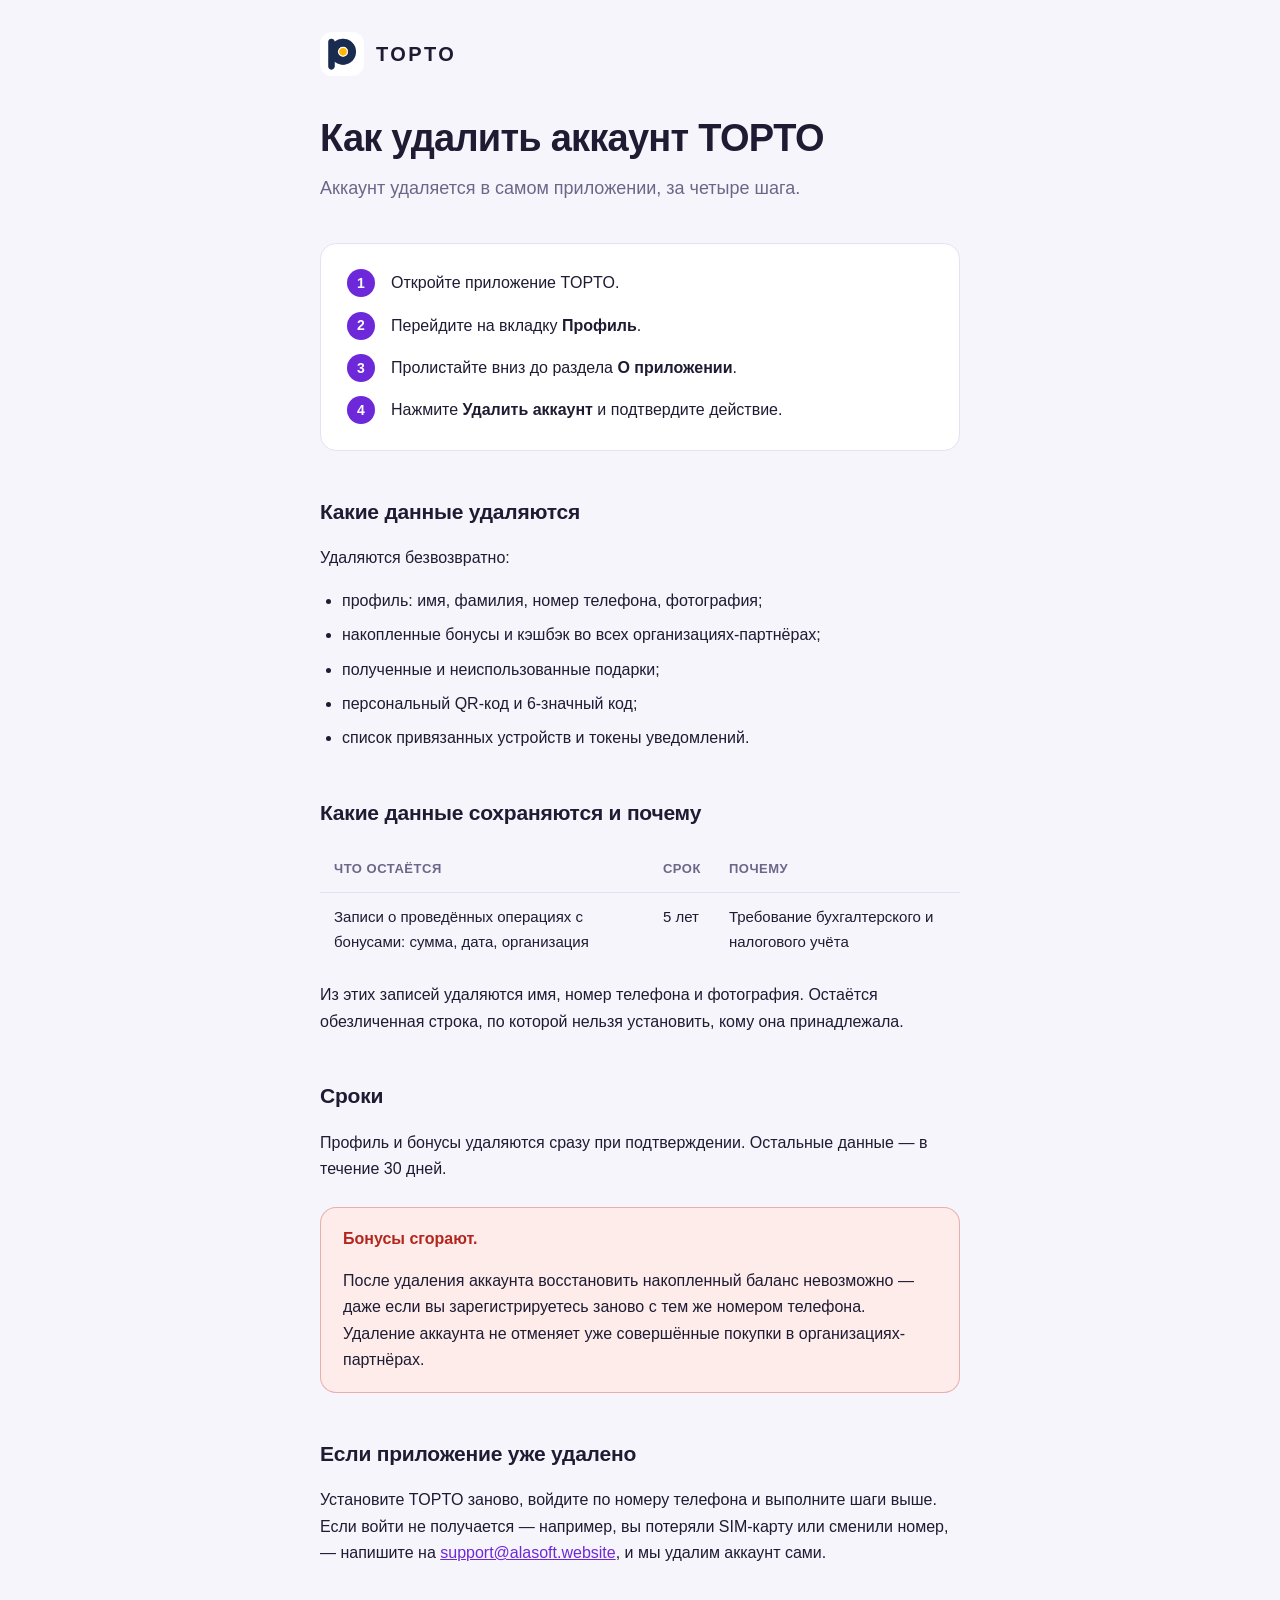
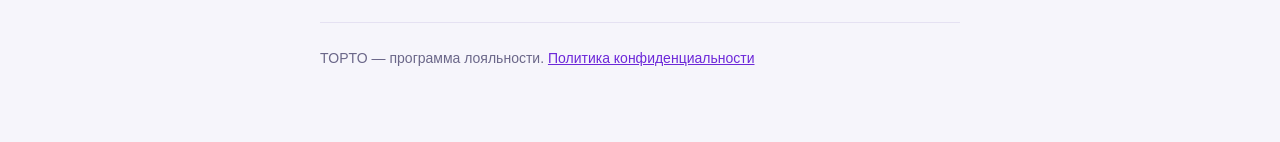
<file: account-delete.html>
<!DOCTYPE html>
<html lang="ru">
<head>
<meta charset="utf-8">
<meta name="viewport" content="width=device-width, initial-scale=1">
<title>Удаление аккаунта — TOPTO</title>
<meta name="description" content="Как удалить аккаунт TOPTO в приложении. Какие данные удаляются, какие сохраняются и в какой срок.">
<!-- Страницу читает ревьюер Google Play. Она обязана открываться без входа
     в аккаунт и отдавать 200 — иначе сборку отклонят. -->
<meta name="robots" content="index, follow">
<style>
  :root {
    --brand:      #6D28D9;
    --bg:         #F6F5FB;
    --surface:    #FFFFFF;
    --border:     #E5E1F2;
    --text:       #1E1B33;
    --text-2:     #6B6789;
    --danger:     #B3261E;
    --danger-bg:  #FDECEA;
    --radius:     16px;
  }
  @media (prefers-color-scheme: dark) {
    :root {
      --brand: #B79BFF;
      --bg: #131024; --surface: #1C1833; --border: #332C52;
      --text: #F2F0FA; --text-2: #A9A4C4;
      --danger: #FFB4AB; --danger-bg: #2B1614;
    }
  }
  * { box-sizing: border-box; }
  body {
    margin: 0;
    background: var(--bg);
    color: var(--text);
    font: 16px/1.65 -apple-system, BlinkMacSystemFont, "Segoe UI", Roboto, Helvetica, Arial, sans-serif;
    -webkit-font-smoothing: antialiased;
  }
  .wrap { max-width: 680px; margin: 0 auto; padding: 32px 20px 72px; }

  header { display: flex; align-items: center; gap: 12px; margin-bottom: 40px; }
  /* Знак тёмно-синий, и на тёмном фоне он тонет. Белая подложка —
     то же фирменное поле, что и у иконки приложения. */
  header img {
    width: 44px; height: 44px; display: block;
    background: #fff; border-radius: 12px; padding: 4px;
  }
  header .name { font-size: 20px; font-weight: 700; letter-spacing: 0.12em; }

  h1 { font-size: clamp(28px, 6vw, 38px); line-height: 1.2; margin: 0 0 12px; letter-spacing: -0.02em; }
  .lede { font-size: 18px; color: var(--text-2); margin: 0 0 40px; }

  h2 { font-size: 21px; margin: 44px 0 16px; letter-spacing: -0.01em; }
  p { margin: 0 0 16px; }

  .card {
    background: var(--surface);
    border: 1px solid var(--border);
    border-radius: var(--radius);
    padding: 26px;
    margin: 0 0 20px;
  }
  .card h2 { margin-top: 0; }

  ol.steps { margin: 0; padding: 0; list-style: none; counter-reset: step; }
  ol.steps li {
    counter-increment: step;
    position: relative; padding-left: 44px; margin-bottom: 16px;
  }
  ol.steps li:last-child { margin-bottom: 0; }
  ol.steps li::before {
    content: counter(step);
    position: absolute; left: 0; top: -1px;
    width: 28px; height: 28px; border-radius: 50%;
    background: var(--brand); color: #fff;
    font-size: 14px; font-weight: 700;
    display: flex; align-items: center; justify-content: center;
  }
  @media (prefers-color-scheme: dark) {
    ol.steps li::before { color: #1E1B33; }
  }

  ul { margin: 0 0 16px; padding-left: 22px; }
  li { margin-bottom: 8px; }

  .warn {
    background: var(--danger-bg);
    border: 1px solid rgba(179, 38, 30, 0.3);
    border-radius: var(--radius);
    padding: 18px 22px; margin: 24px 0;
  }
  @media (prefers-color-scheme: dark) {
    .warn { border-color: rgba(255, 180, 171, 0.3); }
  }
  .warn strong { color: var(--danger); }
  .warn p:last-child { margin-bottom: 0; }

  table { width: 100%; border-collapse: collapse; margin: 0 0 16px; font-size: 15px; }
  th, td { text-align: left; padding: 12px 14px; border-bottom: 1px solid var(--border); vertical-align: top; }
  th { font-weight: 600; color: var(--text-2); font-size: 13px; text-transform: uppercase; letter-spacing: 0.04em; }
  tr:last-child td { border-bottom: none; }
  .scroll { overflow-x: auto; }

  a { color: var(--brand); }
  footer {
    margin-top: 56px; padding-top: 24px;
    border-top: 1px solid var(--border);
    color: var(--text-2); font-size: 14px;
  }
</style>
</head>
<body>
<div class="wrap">

  <header>
    <img alt="TOPTO" src="[data-uri]">
    <span class="name">TOPTO</span>
  </header>

  <h1>Как удалить аккаунт TOPTO</h1>
  <p class="lede">
    Аккаунт удаляется в самом приложении, за четыре шага.
  </p>

  <div class="card">
    <ol class="steps">
      <li>Откройте приложение TOPTO.</li>
      <li>Перейдите на вкладку <strong>Профиль</strong>.</li>
      <li>Пролистайте вниз до раздела <strong>О приложении</strong>.</li>
      <li>Нажмите <strong>Удалить аккаунт</strong> и подтвердите действие.</li>
    </ol>
  </div>

  <h2>Какие данные удаляются</h2>
  <p>Удаляются безвозвратно:</p>
  <ul>
    <li>профиль: имя, фамилия, номер телефона, фотография;</li>
    <li>накопленные бонусы и кэшбэк во всех организациях-партнёрах;</li>
    <li>полученные и неиспользованные подарки;</li>
    <li>персональный QR-код и 6-значный код;</li>
    <li>список привязанных устройств и токены уведомлений.</li>
  </ul>

  <h2>Какие данные сохраняются и почему</h2>
  <div class="scroll">
    <table>
      <tr>
        <th>Что остаётся</th>
        <th>Срок</th>
        <th>Почему</th>
      </tr>
      <tr>
        <td>Записи о проведённых операциях с бонусами: сумма, дата, организация</td>
        <td>5 лет</td>
        <td>Требование бухгалтерского и налогового учёта</td>
      </tr>
    </table>
  </div>
  <p>
    Из этих записей удаляются имя, номер телефона и фотография. Остаётся
    обезличенная строка, по которой нельзя установить, кому она принадлежала.
  </p>

  <h2>Сроки</h2>
  <p>
    Профиль и бонусы удаляются сразу при подтверждении. Остальные данные —
    в течение 30 дней.
  </p>

  <div class="warn">
    <p><strong>Бонусы сгорают.</strong></p>
    <p>
      После удаления аккаунта восстановить накопленный баланс невозможно —
      даже если вы зарегистрируетесь заново с тем же номером телефона.
      Удаление аккаунта не отменяет уже совершённые покупки
      в организациях-партнёрах.
    </p>
  </div>

  <h2>Если приложение уже удалено</h2>
  <p>
    Установите TOPTO заново, войдите по номеру телефона и выполните шаги выше.
    Если войти не получается — например, вы потеряли SIM-карту или сменили
    номер, — напишите на
    <a href="mailto:support@alasoft.website">support@alasoft.website</a>,
    и мы удалим аккаунт сами.
  </p>

  <footer>
    TOPTO — программа лояльности.
    <a href="/privacy">Политика конфиденциальности</a>
  </footer>

</div>
</body>
</html>
</file>
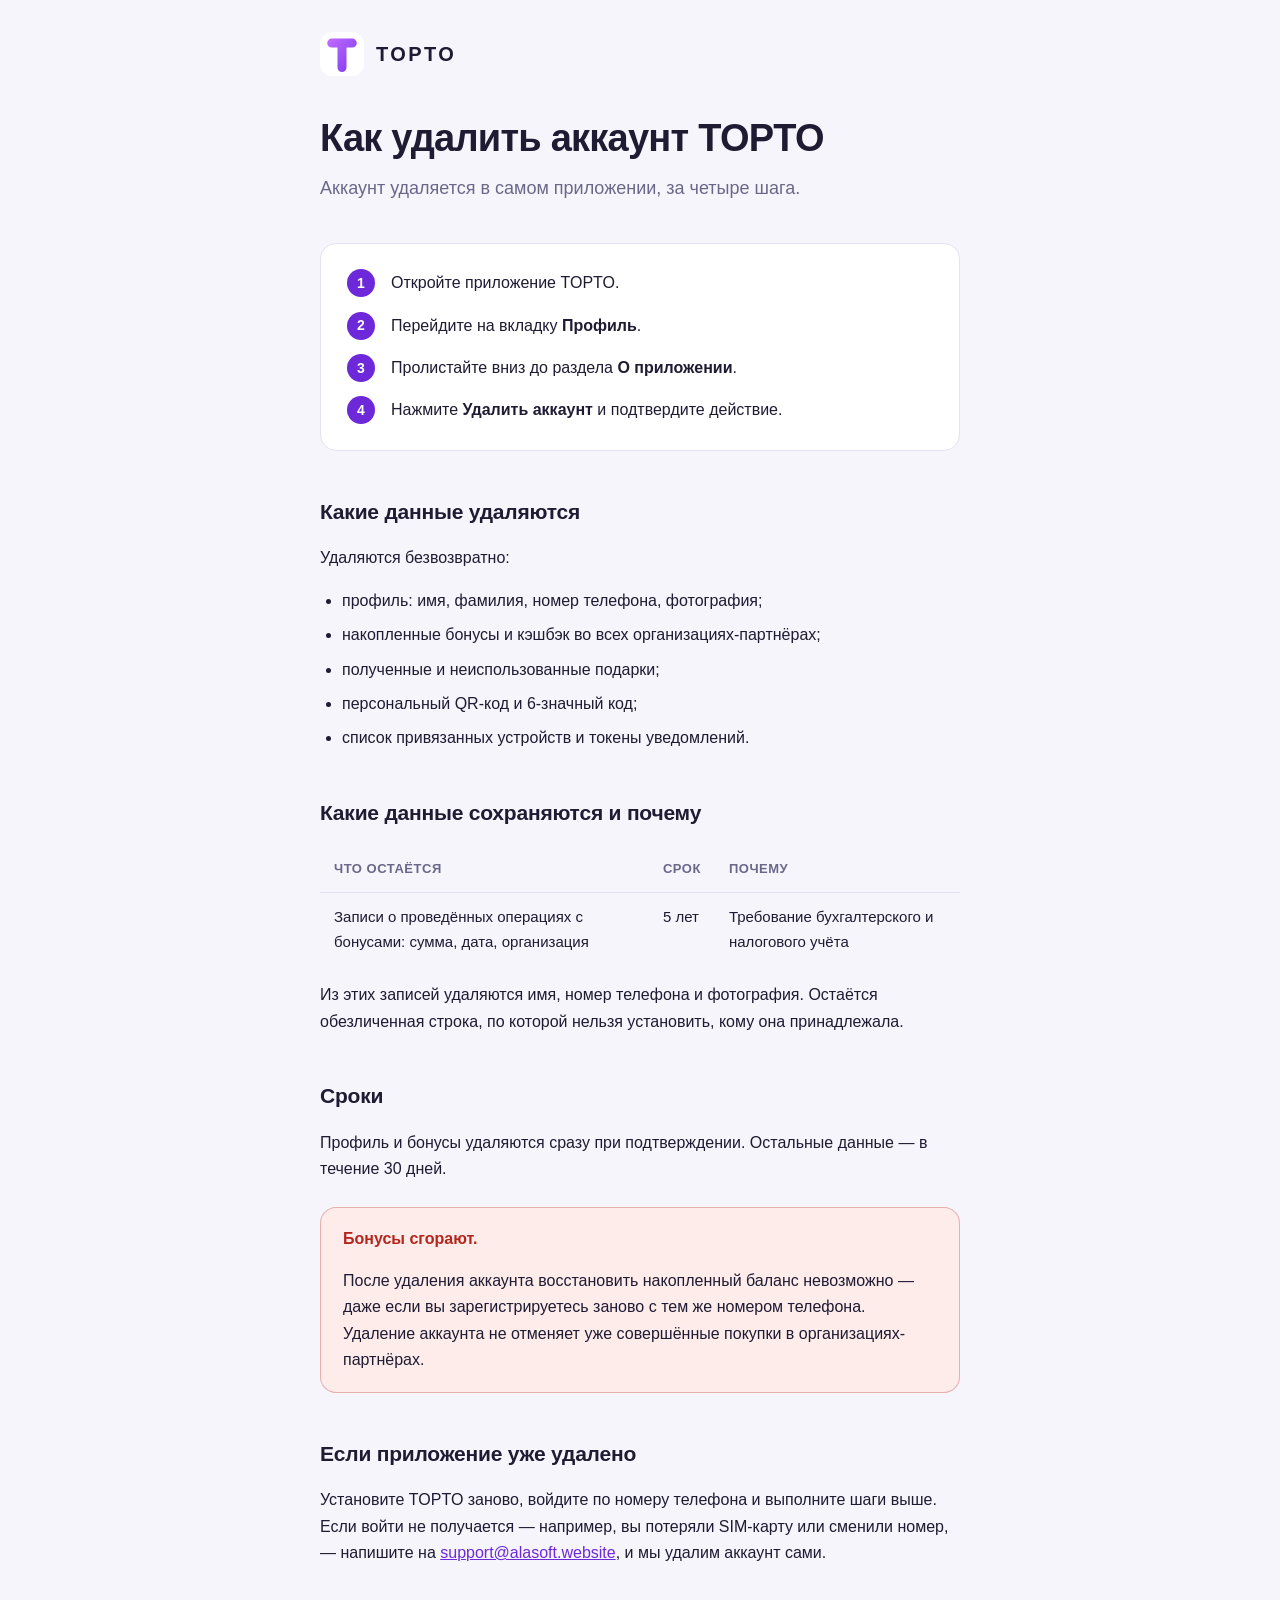
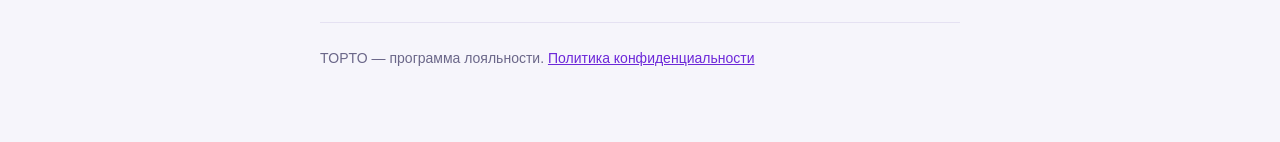
<file: app/templates/legal/account-delete.html>
<!DOCTYPE html>
<html lang="ru">
<head>
<meta charset="utf-8">
<meta name="viewport" content="width=device-width, initial-scale=1">
<title>Удаление аккаунта — TOPTO</title>
<meta name="description" content="Как удалить аккаунт TOPTO в приложении. Какие данные удаляются, какие сохраняются и в какой срок.">
<!-- Страницу читает ревьюер Google Play. Она обязана открываться без входа
     в аккаунт и отдавать 200 — иначе сборку отклонят. -->
<meta name="robots" content="index, follow">
<style>
  :root {
    --brand:      #6D28D9;
    --bg:         #F6F5FB;
    --surface:    #FFFFFF;
    --border:     #E5E1F2;
    --text:       #1E1B33;
    --text-2:     #6B6789;
    --danger:     #B3261E;
    --danger-bg:  #FDECEA;
    --radius:     16px;
  }
  @media (prefers-color-scheme: dark) {
    :root {
      --brand: #B79BFF;
      --bg: #131024; --surface: #1C1833; --border: #332C52;
      --text: #F2F0FA; --text-2: #A9A4C4;
      --danger: #FFB4AB; --danger-bg: #2B1614;
    }
  }
  * { box-sizing: border-box; }
  body {
    margin: 0;
    background: var(--bg);
    color: var(--text);
    font: 16px/1.65 -apple-system, BlinkMacSystemFont, "Segoe UI", Roboto, Helvetica, Arial, sans-serif;
    -webkit-font-smoothing: antialiased;
  }
  .wrap { max-width: 680px; margin: 0 auto; padding: 32px 20px 72px; }

  header { display: flex; align-items: center; gap: 12px; margin-bottom: 40px; }
  /* Знак тёмно-синий, и на тёмном фоне он тонет. Белая подложка —
     то же фирменное поле, что и у иконки приложения. */
  header img {
    width: 44px; height: 44px; display: block;
    background: #fff; border-radius: 12px; padding: 4px;
  }
  header .name { font-size: 20px; font-weight: 700; letter-spacing: 0.12em; }

  h1 { font-size: clamp(28px, 6vw, 38px); line-height: 1.2; margin: 0 0 12px; letter-spacing: -0.02em; }
  .lede { font-size: 18px; color: var(--text-2); margin: 0 0 40px; }

  h2 { font-size: 21px; margin: 44px 0 16px; letter-spacing: -0.01em; }
  p { margin: 0 0 16px; }

  .card {
    background: var(--surface);
    border: 1px solid var(--border);
    border-radius: var(--radius);
    padding: 26px;
    margin: 0 0 20px;
  }
  .card h2 { margin-top: 0; }

  ol.steps { margin: 0; padding: 0; list-style: none; counter-reset: step; }
  ol.steps li {
    counter-increment: step;
    position: relative; padding-left: 44px; margin-bottom: 16px;
  }
  ol.steps li:last-child { margin-bottom: 0; }
  ol.steps li::before {
    content: counter(step);
    position: absolute; left: 0; top: -1px;
    width: 28px; height: 28px; border-radius: 50%;
    background: var(--brand); color: #fff;
    font-size: 14px; font-weight: 700;
    display: flex; align-items: center; justify-content: center;
  }
  @media (prefers-color-scheme: dark) {
    ol.steps li::before { color: #1E1B33; }
  }

  ul { margin: 0 0 16px; padding-left: 22px; }
  li { margin-bottom: 8px; }

  .warn {
    background: var(--danger-bg);
    border: 1px solid rgba(179, 38, 30, 0.3);
    border-radius: var(--radius);
    padding: 18px 22px; margin: 24px 0;
  }
  @media (prefers-color-scheme: dark) {
    .warn { border-color: rgba(255, 180, 171, 0.3); }
  }
  .warn strong { color: var(--danger); }
  .warn p:last-child { margin-bottom: 0; }

  table { width: 100%; border-collapse: collapse; margin: 0 0 16px; font-size: 15px; }
  th, td { text-align: left; padding: 12px 14px; border-bottom: 1px solid var(--border); vertical-align: top; }
  th { font-weight: 600; color: var(--text-2); font-size: 13px; text-transform: uppercase; letter-spacing: 0.04em; }
  tr:last-child td { border-bottom: none; }
  .scroll { overflow-x: auto; }

  a { color: var(--brand); }
  footer {
    margin-top: 56px; padding-top: 24px;
    border-top: 1px solid var(--border);
    color: var(--text-2); font-size: 14px;
  }
</style>
</head>
<body>
<div class="wrap">

  <header>
    <img alt="TOPTO" src="data:image/svg+xml,%3Csvg xmlns='http://www.w3.org/2000/svg' viewBox='0 0 48 56'%3E%3Cdefs%3E%3ClinearGradient id='g' x1='0' y1='0' x2='1' y2='1'%3E%3Cstop stop-color='%23C26BFF'/%3E%3Cstop offset='1' stop-color='%237C3AED'/%3E%3C/linearGradient%3E%3C/defs%3E%3Cpath d='M8 4h32a7 7 0 0 1 0 14H31v31a7 7 0 0 1-14 0V18H8A7 7 0 0 1 8 4z' fill='url(%23g)'/%3E%3C/svg%3E">
    <span class="name">TOPTO</span>
  </header>

  <h1>Как удалить аккаунт TOPTO</h1>
  <p class="lede">
    Аккаунт удаляется в самом приложении, за четыре шага.
  </p>

  <div class="card">
    <ol class="steps">
      <li>Откройте приложение TOPTO.</li>
      <li>Перейдите на вкладку <strong>Профиль</strong>.</li>
      <li>Пролистайте вниз до раздела <strong>О приложении</strong>.</li>
      <li>Нажмите <strong>Удалить аккаунт</strong> и подтвердите действие.</li>
    </ol>
  </div>

  <h2>Какие данные удаляются</h2>
  <p>Удаляются безвозвратно:</p>
  <ul>
    <li>профиль: имя, фамилия, номер телефона, фотография;</li>
    <li>накопленные бонусы и кэшбэк во всех организациях-партнёрах;</li>
    <li>полученные и неиспользованные подарки;</li>
    <li>персональный QR-код и 6-значный код;</li>
    <li>список привязанных устройств и токены уведомлений.</li>
  </ul>

  <h2>Какие данные сохраняются и почему</h2>
  <div class="scroll">
    <table>
      <tr>
        <th>Что остаётся</th>
        <th>Срок</th>
        <th>Почему</th>
      </tr>
      <tr>
        <td>Записи о проведённых операциях с бонусами: сумма, дата, организация</td>
        <td>5 лет</td>
        <td>Требование бухгалтерского и налогового учёта</td>
      </tr>
    </table>
  </div>
  <p>
    Из этих записей удаляются имя, номер телефона и фотография. Остаётся
    обезличенная строка, по которой нельзя установить, кому она принадлежала.
  </p>

  <h2>Сроки</h2>
  <p>
    Профиль и бонусы удаляются сразу при подтверждении. Остальные данные —
    в течение 30 дней.
  </p>

  <div class="warn">
    <p><strong>Бонусы сгорают.</strong></p>
    <p>
      После удаления аккаунта восстановить накопленный баланс невозможно —
      даже если вы зарегистрируетесь заново с тем же номером телефона.
      Удаление аккаунта не отменяет уже совершённые покупки
      в организациях-партнёрах.
    </p>
  </div>

  <h2>Если приложение уже удалено</h2>
  <p>
    Установите TOPTO заново, войдите по номеру телефона и выполните шаги выше.
    Если войти не получается — например, вы потеряли SIM-карту или сменили
    номер, — напишите на
    <a href="mailto:support@alasoft.website">support@alasoft.website</a>,
    и мы удалим аккаунт сами.
  </p>

  <footer>
    TOPTO — программа лояльности.
    <a href="/privacy">Политика конфиденциальности</a>
  </footer>

</div>
</body>
</html>
</file>
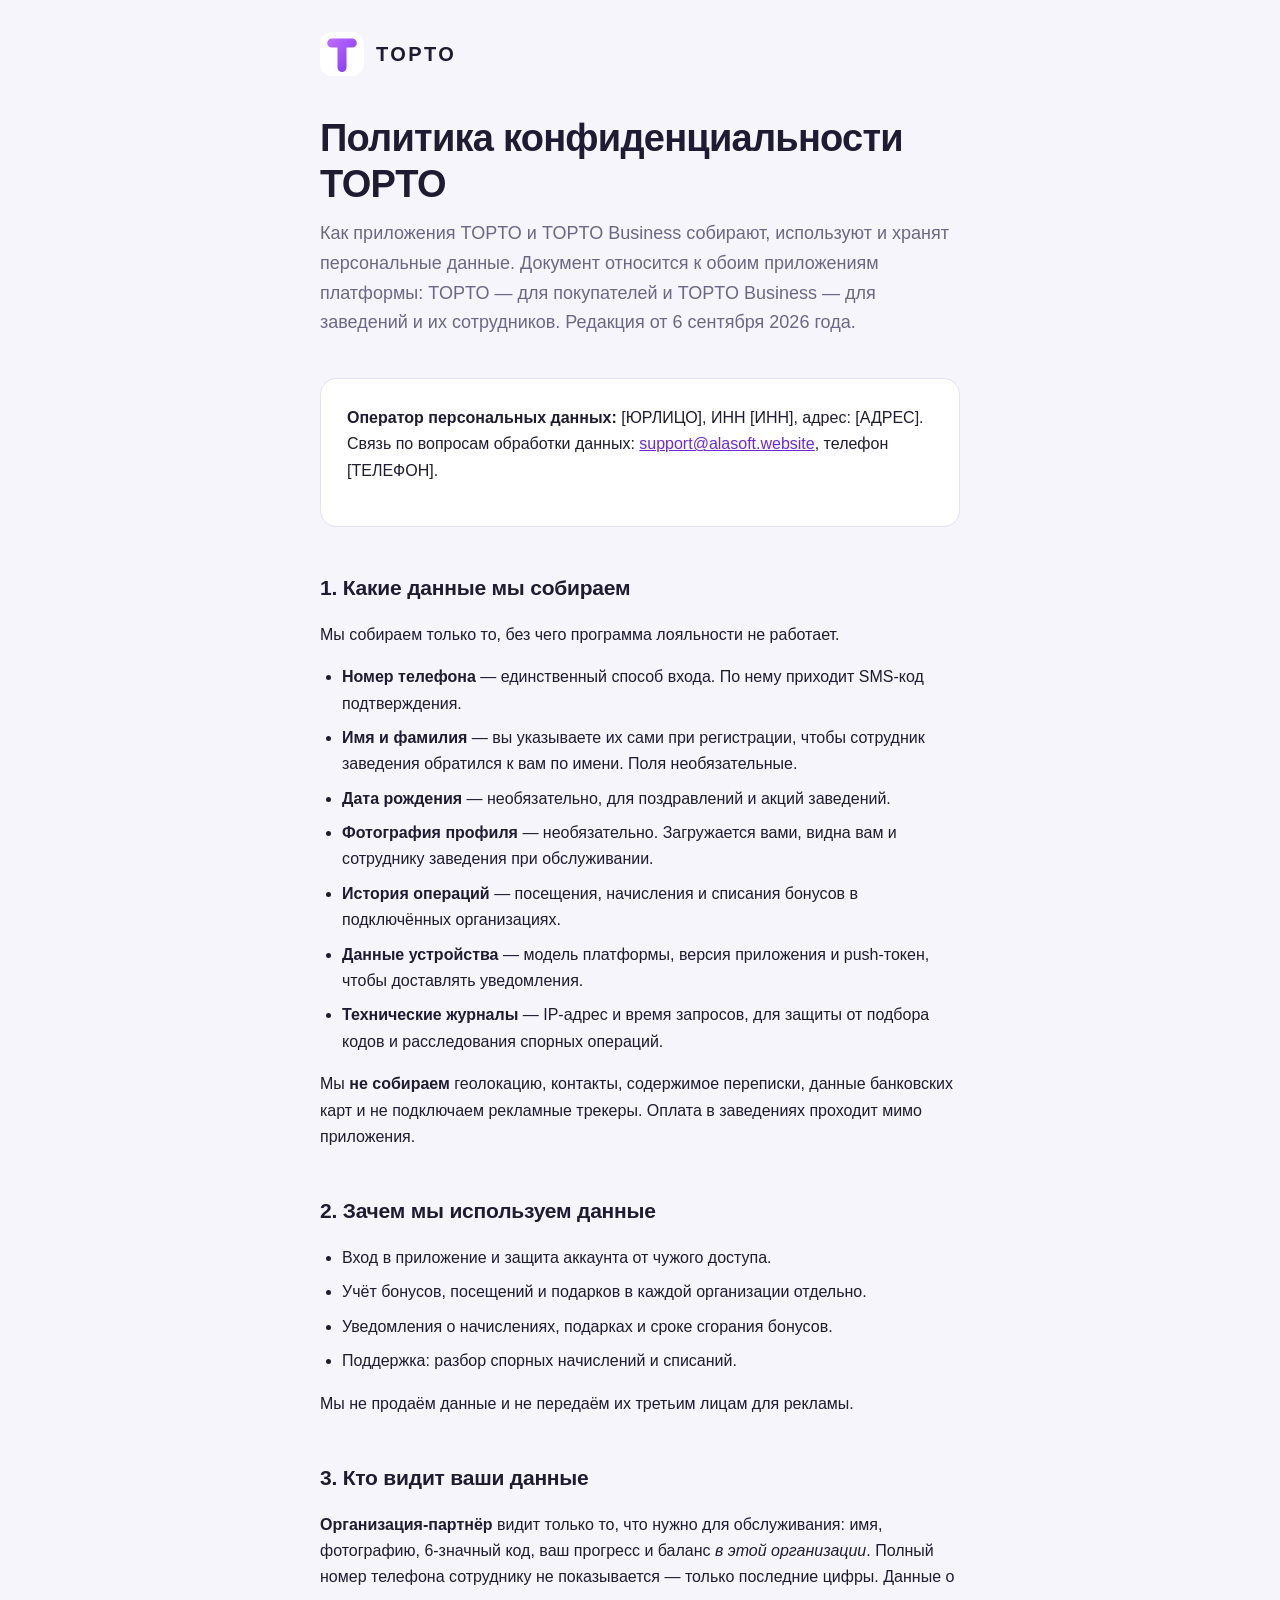
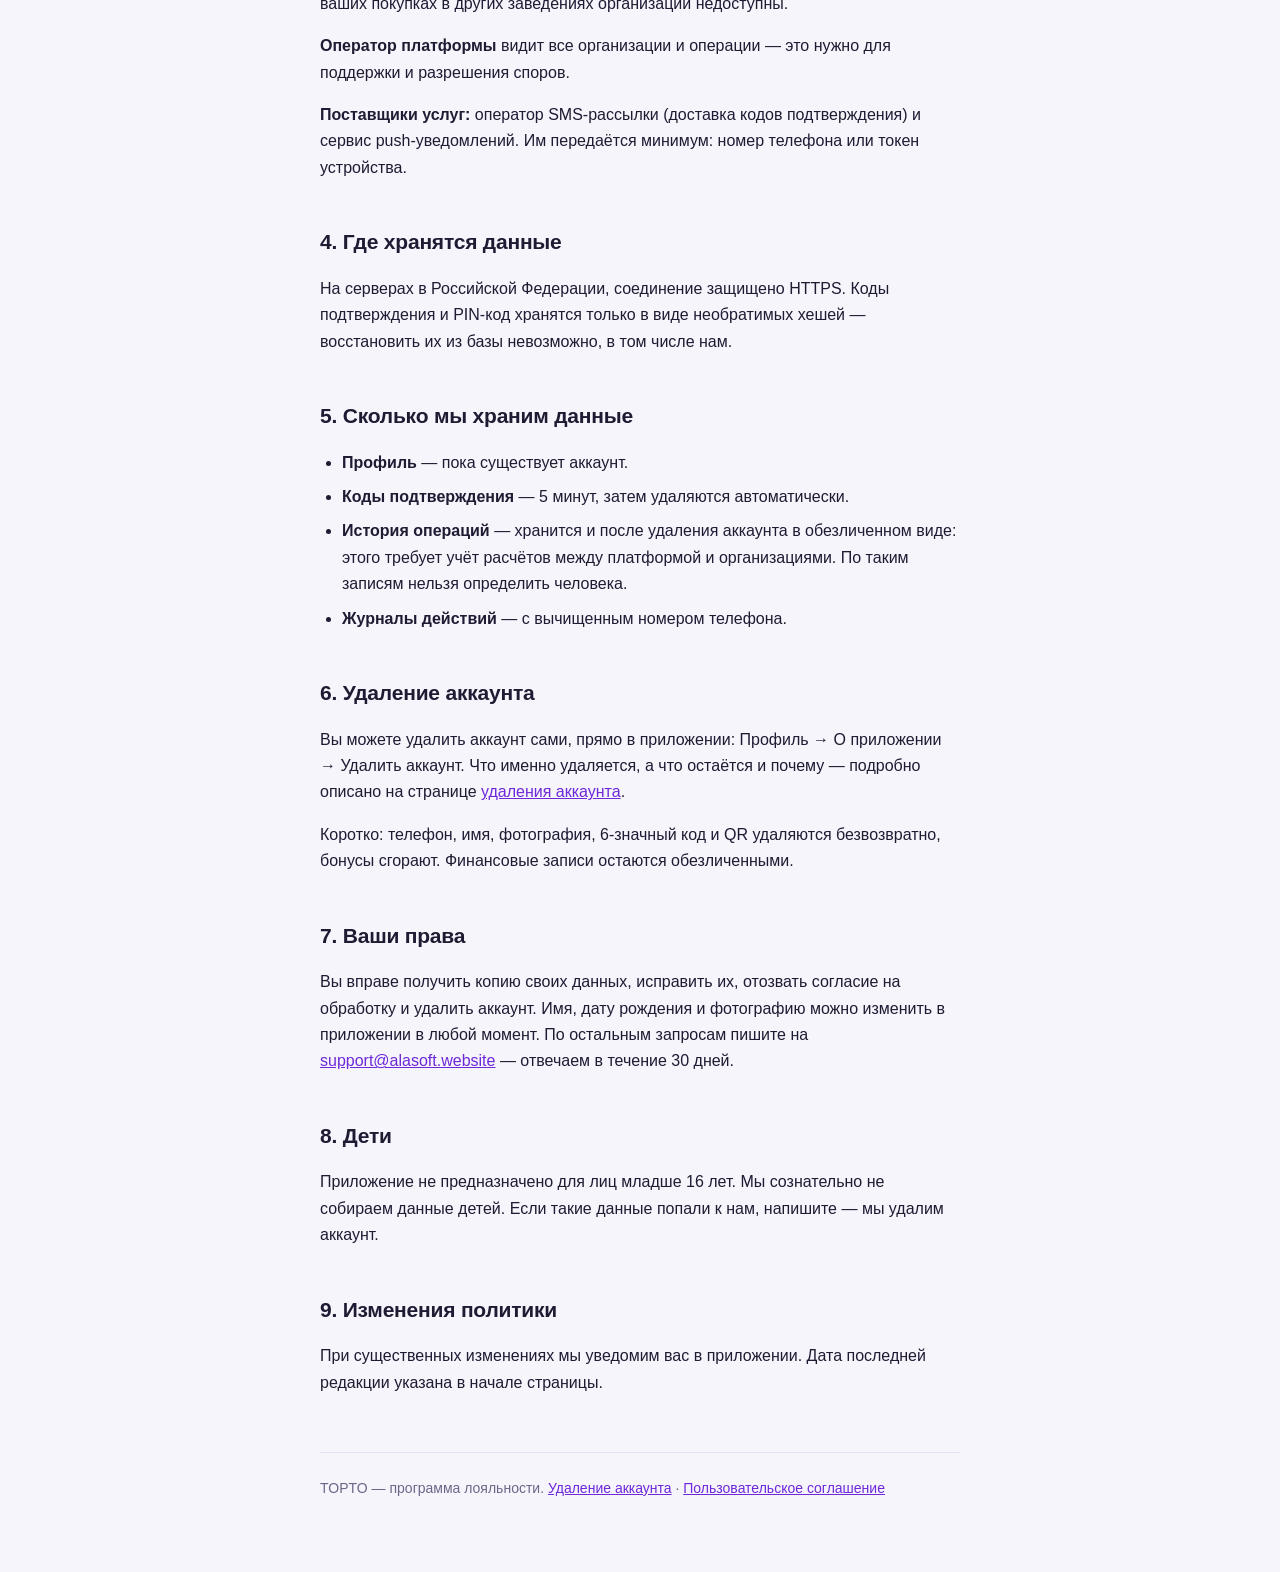
<file: app/templates/legal/privacy.html>
<!DOCTYPE html>
<html lang="ru">
<head>
<meta charset="utf-8">
<meta name="viewport" content="width=device-width, initial-scale=1">
<title>Политика конфиденциальности — TOPTO</title>
<meta name="description" content="Какие данные собирают приложения TOPTO и TOPTO Business, зачем, кто их видит и как их удалить.">
<!-- Страницу читает ревьюер магазина. Она обязана открываться без входа
     в аккаунт и отдавать 200 — иначе сборку отклонят. -->
<meta name="robots" content="index, follow">
<style>
  :root {
    --brand:      #6D28D9;
    --bg:         #F6F5FB;
    --surface:    #FFFFFF;
    --border:     #E5E1F2;
    --text:       #1E1B33;
    --text-2:     #6B6789;
    --danger:     #B3261E;
    --danger-bg:  #FDECEA;
    --radius:     16px;
  }
  @media (prefers-color-scheme: dark) {
    :root {
      --brand: #B79BFF;
      --bg: #131024; --surface: #1C1833; --border: #332C52;
      --text: #F2F0FA; --text-2: #A9A4C4;
      --danger: #FFB4AB; --danger-bg: #2B1614;
    }
  }
  * { box-sizing: border-box; }
  body {
    margin: 0;
    background: var(--bg);
    color: var(--text);
    font: 16px/1.65 -apple-system, BlinkMacSystemFont, "Segoe UI", Roboto, Helvetica, Arial, sans-serif;
    -webkit-font-smoothing: antialiased;
  }
  .wrap { max-width: 680px; margin: 0 auto; padding: 32px 20px 72px; }

  header { display: flex; align-items: center; gap: 12px; margin-bottom: 40px; }
  /* Знак тёмно-синий, и на тёмном фоне он тонет. Белая подложка —
     то же фирменное поле, что и у иконки приложения. */
  header img {
    width: 44px; height: 44px; display: block;
    background: #fff; border-radius: 12px; padding: 4px;
  }
  header .name { font-size: 20px; font-weight: 700; letter-spacing: 0.12em; }

  h1 { font-size: clamp(28px, 6vw, 38px); line-height: 1.2; margin: 0 0 12px; letter-spacing: -0.02em; }
  .lede { font-size: 18px; color: var(--text-2); margin: 0 0 40px; }

  h2 { font-size: 21px; margin: 44px 0 16px; letter-spacing: -0.01em; }
  p { margin: 0 0 16px; }

  .card {
    background: var(--surface);
    border: 1px solid var(--border);
    border-radius: var(--radius);
    padding: 26px;
    margin: 0 0 20px;
  }
  .card h2 { margin-top: 0; }

  ol.steps { margin: 0; padding: 0; list-style: none; counter-reset: step; }
  ol.steps li {
    counter-increment: step;
    position: relative; padding-left: 44px; margin-bottom: 16px;
  }
  ol.steps li:last-child { margin-bottom: 0; }
  ol.steps li::before {
    content: counter(step);
    position: absolute; left: 0; top: -1px;
    width: 28px; height: 28px; border-radius: 50%;
    background: var(--brand); color: #fff;
    font-size: 14px; font-weight: 700;
    display: flex; align-items: center; justify-content: center;
  }
  @media (prefers-color-scheme: dark) {
    ol.steps li::before { color: #1E1B33; }
  }

  ul { margin: 0 0 16px; padding-left: 22px; }
  li { margin-bottom: 8px; }

  .warn {
    background: var(--danger-bg);
    border: 1px solid rgba(179, 38, 30, 0.3);
    border-radius: var(--radius);
    padding: 18px 22px; margin: 24px 0;
  }
  @media (prefers-color-scheme: dark) {
    .warn { border-color: rgba(255, 180, 171, 0.3); }
  }
  .warn strong { color: var(--danger); }
  .warn p:last-child { margin-bottom: 0; }

  table { width: 100%; border-collapse: collapse; margin: 0 0 16px; font-size: 15px; }
  th, td { text-align: left; padding: 12px 14px; border-bottom: 1px solid var(--border); vertical-align: top; }
  th { font-weight: 600; color: var(--text-2); font-size: 13px; text-transform: uppercase; letter-spacing: 0.04em; }
  tr:last-child td { border-bottom: none; }
  .scroll { overflow-x: auto; }

  a { color: var(--brand); }
  footer {
    margin-top: 56px; padding-top: 24px;
    border-top: 1px solid var(--border);
    color: var(--text-2); font-size: 14px;
  }
</style>
</head>
<body>
<div class="wrap">
<header>
    <img alt="TOPTO" src="data:image/svg+xml,%3Csvg xmlns='http://www.w3.org/2000/svg' viewBox='0 0 48 56'%3E%3Cdefs%3E%3ClinearGradient id='g' x1='0' y1='0' x2='1' y2='1'%3E%3Cstop stop-color='%23C26BFF'/%3E%3Cstop offset='1' stop-color='%237C3AED'/%3E%3C/linearGradient%3E%3C/defs%3E%3Cpath d='M8 4h32a7 7 0 0 1 0 14H31v31a7 7 0 0 1-14 0V18H8A7 7 0 0 1 8 4z' fill='url(%23g)'/%3E%3C/svg%3E">
    <span class="name">TOPTO</span>
  </header>

  <h1>Политика конфиденциальности TOPTO</h1>
  <p class="lede">
    Как приложения TOPTO и TOPTO Business собирают, используют и хранят персональные данные.
    Документ относится к обоим приложениям платформы: TOPTO — для покупателей и TOPTO Business — для заведений и их сотрудников.
    Редакция от 6 сентября 2026 года.
  </p>

  <div class="card">
    <p>
      <strong>Оператор персональных данных:</strong> [ЮРЛИЦО], ИНН [ИНН],
      адрес: [АДРЕС].<br>
      Связь по вопросам обработки данных: <a href="mailto:support@alasoft.website">support@alasoft.website</a>,
      телефон [ТЕЛЕФОН].
    </p>
  </div>

  <h2>1. Какие данные мы собираем</h2>
  <p>Мы собираем только то, без чего программа лояльности не работает.</p>
  <ul>
    <li><strong>Номер телефона</strong> — единственный способ входа. По нему приходит SMS-код подтверждения.</li>
    <li><strong>Имя и фамилия</strong> — вы указываете их сами при регистрации, чтобы сотрудник заведения обратился к вам по имени. Поля необязательные.</li>
    <li><strong>Дата рождения</strong> — необязательно, для поздравлений и акций заведений.</li>
    <li><strong>Фотография профиля</strong> — необязательно. Загружается вами, видна вам и сотруднику заведения при обслуживании.</li>
    <li><strong>История операций</strong> — посещения, начисления и списания бонусов в подключённых организациях.</li>
    <li><strong>Данные устройства</strong> — модель платформы, версия приложения и push-токен, чтобы доставлять уведомления.</li>
    <li><strong>Технические журналы</strong> — IP-адрес и время запросов, для защиты от подбора кодов и расследования спорных операций.</li>
  </ul>
  <p>
    Мы <strong>не собираем</strong> геолокацию, контакты, содержимое переписки,
    данные банковских карт и не подключаем рекламные трекеры.
    Оплата в заведениях проходит мимо приложения.
  </p>

  <h2>2. Зачем мы используем данные</h2>
  <ul>
    <li>Вход в приложение и защита аккаунта от чужого доступа.</li>
    <li>Учёт бонусов, посещений и подарков в каждой организации отдельно.</li>
    <li>Уведомления о начислениях, подарках и сроке сгорания бонусов.</li>
    <li>Поддержка: разбор спорных начислений и списаний.</li>
  </ul>
  <p>Мы не продаём данные и не передаём их третьим лицам для рекламы.</p>

  <h2>3. Кто видит ваши данные</h2>
  <p>
    <strong>Организация-партнёр</strong> видит только то, что нужно для обслуживания:
    имя, фотографию, 6-значный код, ваш прогресс и баланс <em>в этой организации</em>.
    Полный номер телефона сотруднику не показывается — только последние цифры.
    Данные о ваших покупках в других заведениях организации недоступны.
  </p>
  <p>
    <strong>Оператор платформы</strong> видит все организации и операции — это нужно
    для поддержки и разрешения споров.
  </p>
  <p>
    <strong>Поставщики услуг:</strong> оператор SMS-рассылки (доставка кодов подтверждения)
    и сервис push-уведомлений. Им передаётся минимум: номер телефона или токен устройства.
  </p>

  <h2>4. Где хранятся данные</h2>
  <p>
    На серверах в Российской Федерации, соединение защищено HTTPS.
    Коды подтверждения и PIN-код хранятся только в виде необратимых хешей —
    восстановить их из базы невозможно, в том числе нам.
  </p>

  <h2>5. Сколько мы храним данные</h2>
  <ul>
    <li><strong>Профиль</strong> — пока существует аккаунт.</li>
    <li><strong>Коды подтверждения</strong> — 5 минут, затем удаляются автоматически.</li>
    <li><strong>История операций</strong> — хранится и после удаления аккаунта в обезличенном виде: этого требует учёт расчётов между платформой и организациями. По таким записям нельзя определить человека.</li>
    <li><strong>Журналы действий</strong> — с вычищенным номером телефона.</li>
  </ul>

  <h2>6. Удаление аккаунта</h2>
  <p>
    Вы можете удалить аккаунт сами, прямо в приложении: Профиль → О приложении →
    Удалить аккаунт. Что именно удаляется, а что остаётся и почему — подробно
    описано на странице <a href="/account-delete">удаления аккаунта</a>.
  </p>
  <p>
    Коротко: телефон, имя, фотография, 6-значный код и QR удаляются безвозвратно,
    бонусы сгорают. Финансовые записи остаются обезличенными.
  </p>

  <h2>7. Ваши права</h2>
  <p>
    Вы вправе получить копию своих данных, исправить их, отозвать согласие на
    обработку и удалить аккаунт. Имя, дату рождения и фотографию можно изменить
    в приложении в любой момент. По остальным запросам пишите на
    <a href="mailto:support@alasoft.website">support@alasoft.website</a> —
    отвечаем в течение 30 дней.
  </p>

  <h2>8. Дети</h2>
  <p>
    Приложение не предназначено для лиц младше 16 лет. Мы сознательно не собираем
    данные детей. Если такие данные попали к нам, напишите — мы удалим аккаунт.
  </p>

  <h2>9. Изменения политики</h2>
  <p>
    При существенных изменениях мы уведомим вас в приложении. Дата последней
    редакции указана в начале страницы.
  </p>

  <footer>
    TOPTO — программа лояльности.
    <a href="/account-delete">Удаление аккаунта</a> ·
    <a href="/terms">Пользовательское соглашение</a>
  </footer>

</div>
</body>
</html>
</file>
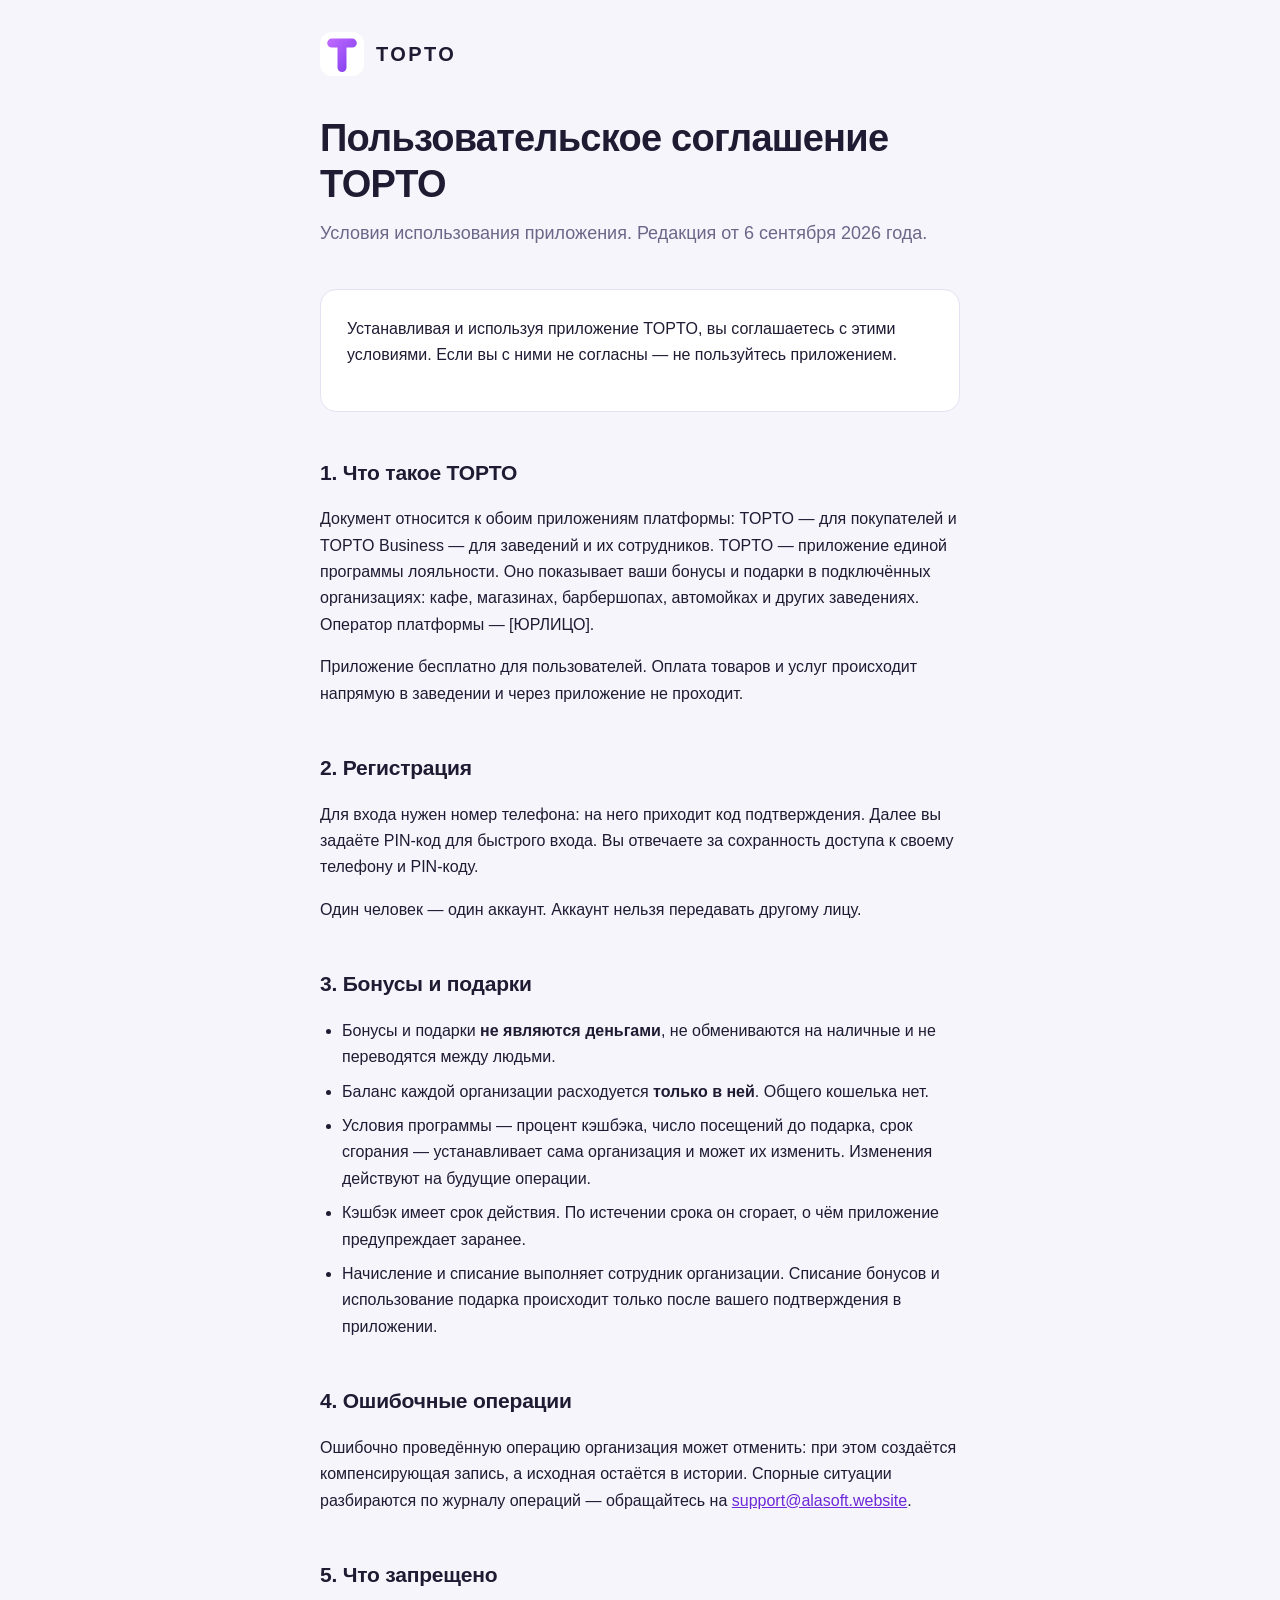
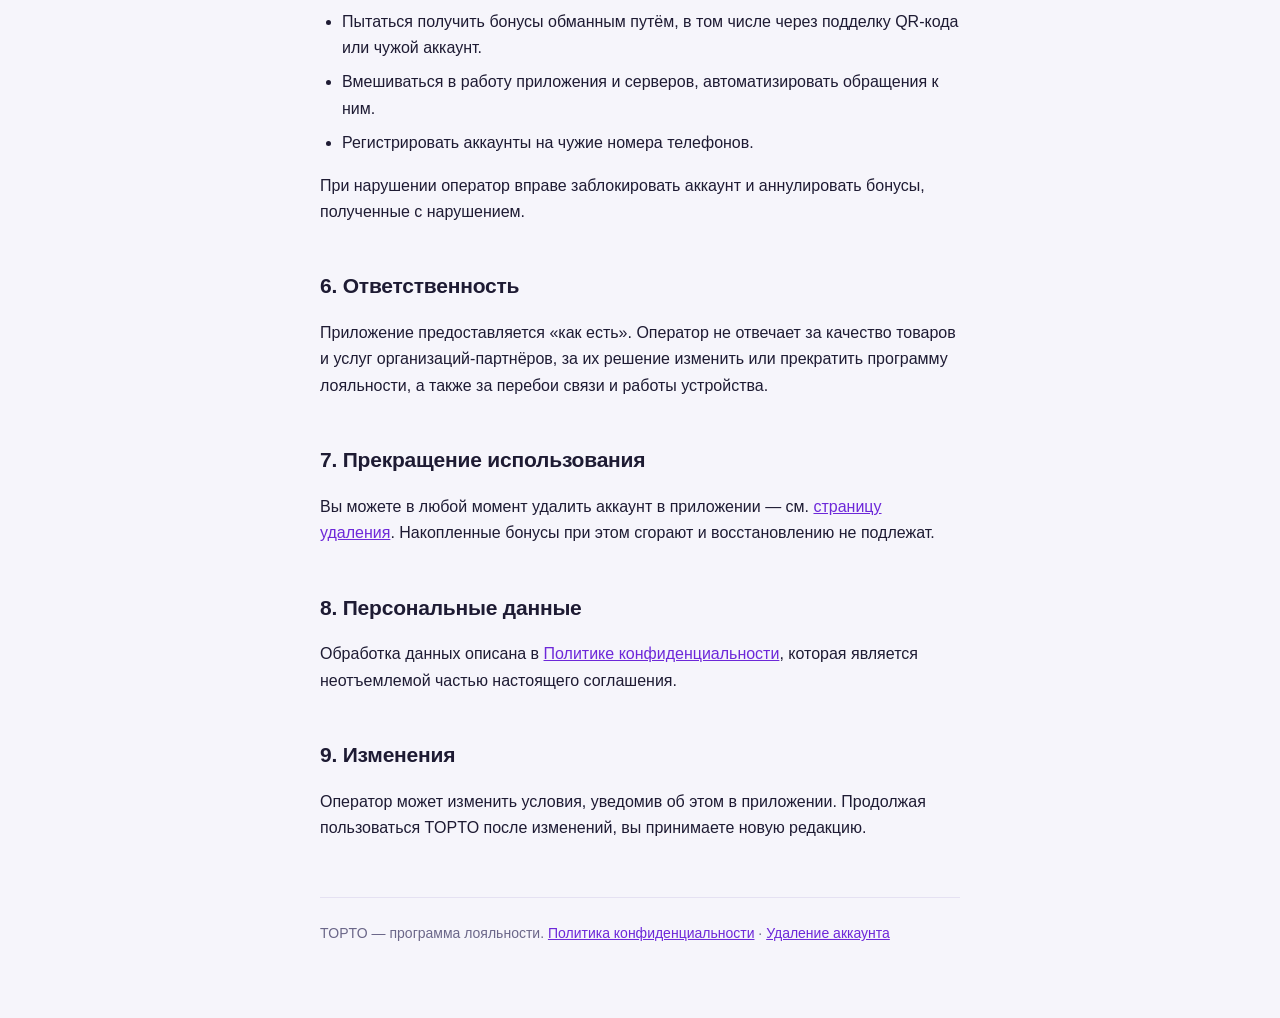
<file: app/templates/legal/terms.html>
<!DOCTYPE html>
<html lang="ru">
<head>
<meta charset="utf-8">
<meta name="viewport" content="width=device-width, initial-scale=1">
<title>Пользовательское соглашение — TOPTO</title>
<meta name="description" content="Условия использования приложения TOPTO: бонусы, подарки, права и ограничения.">
<!-- Страницу читает ревьюер магазина. Она обязана открываться без входа
     в аккаунт и отдавать 200 — иначе сборку отклонят. -->
<meta name="robots" content="index, follow">
<style>
  :root {
    --brand:      #6D28D9;
    --bg:         #F6F5FB;
    --surface:    #FFFFFF;
    --border:     #E5E1F2;
    --text:       #1E1B33;
    --text-2:     #6B6789;
    --danger:     #B3261E;
    --danger-bg:  #FDECEA;
    --radius:     16px;
  }
  @media (prefers-color-scheme: dark) {
    :root {
      --brand: #B79BFF;
      --bg: #131024; --surface: #1C1833; --border: #332C52;
      --text: #F2F0FA; --text-2: #A9A4C4;
      --danger: #FFB4AB; --danger-bg: #2B1614;
    }
  }
  * { box-sizing: border-box; }
  body {
    margin: 0;
    background: var(--bg);
    color: var(--text);
    font: 16px/1.65 -apple-system, BlinkMacSystemFont, "Segoe UI", Roboto, Helvetica, Arial, sans-serif;
    -webkit-font-smoothing: antialiased;
  }
  .wrap { max-width: 680px; margin: 0 auto; padding: 32px 20px 72px; }

  header { display: flex; align-items: center; gap: 12px; margin-bottom: 40px; }
  /* Знак тёмно-синий, и на тёмном фоне он тонет. Белая подложка —
     то же фирменное поле, что и у иконки приложения. */
  header img {
    width: 44px; height: 44px; display: block;
    background: #fff; border-radius: 12px; padding: 4px;
  }
  header .name { font-size: 20px; font-weight: 700; letter-spacing: 0.12em; }

  h1 { font-size: clamp(28px, 6vw, 38px); line-height: 1.2; margin: 0 0 12px; letter-spacing: -0.02em; }
  .lede { font-size: 18px; color: var(--text-2); margin: 0 0 40px; }

  h2 { font-size: 21px; margin: 44px 0 16px; letter-spacing: -0.01em; }
  p { margin: 0 0 16px; }

  .card {
    background: var(--surface);
    border: 1px solid var(--border);
    border-radius: var(--radius);
    padding: 26px;
    margin: 0 0 20px;
  }
  .card h2 { margin-top: 0; }

  ol.steps { margin: 0; padding: 0; list-style: none; counter-reset: step; }
  ol.steps li {
    counter-increment: step;
    position: relative; padding-left: 44px; margin-bottom: 16px;
  }
  ol.steps li:last-child { margin-bottom: 0; }
  ol.steps li::before {
    content: counter(step);
    position: absolute; left: 0; top: -1px;
    width: 28px; height: 28px; border-radius: 50%;
    background: var(--brand); color: #fff;
    font-size: 14px; font-weight: 700;
    display: flex; align-items: center; justify-content: center;
  }
  @media (prefers-color-scheme: dark) {
    ol.steps li::before { color: #1E1B33; }
  }

  ul { margin: 0 0 16px; padding-left: 22px; }
  li { margin-bottom: 8px; }

  .warn {
    background: var(--danger-bg);
    border: 1px solid rgba(179, 38, 30, 0.3);
    border-radius: var(--radius);
    padding: 18px 22px; margin: 24px 0;
  }
  @media (prefers-color-scheme: dark) {
    .warn { border-color: rgba(255, 180, 171, 0.3); }
  }
  .warn strong { color: var(--danger); }
  .warn p:last-child { margin-bottom: 0; }

  table { width: 100%; border-collapse: collapse; margin: 0 0 16px; font-size: 15px; }
  th, td { text-align: left; padding: 12px 14px; border-bottom: 1px solid var(--border); vertical-align: top; }
  th { font-weight: 600; color: var(--text-2); font-size: 13px; text-transform: uppercase; letter-spacing: 0.04em; }
  tr:last-child td { border-bottom: none; }
  .scroll { overflow-x: auto; }

  a { color: var(--brand); }
  footer {
    margin-top: 56px; padding-top: 24px;
    border-top: 1px solid var(--border);
    color: var(--text-2); font-size: 14px;
  }
</style>
</head>
<body>
<div class="wrap">
<header>
    <img alt="TOPTO" src="data:image/svg+xml,%3Csvg xmlns='http://www.w3.org/2000/svg' viewBox='0 0 48 56'%3E%3Cdefs%3E%3ClinearGradient id='g' x1='0' y1='0' x2='1' y2='1'%3E%3Cstop stop-color='%23C26BFF'/%3E%3Cstop offset='1' stop-color='%237C3AED'/%3E%3C/linearGradient%3E%3C/defs%3E%3Cpath d='M8 4h32a7 7 0 0 1 0 14H31v31a7 7 0 0 1-14 0V18H8A7 7 0 0 1 8 4z' fill='url(%23g)'/%3E%3C/svg%3E">
    <span class="name">TOPTO</span>
  </header>

  <h1>Пользовательское соглашение TOPTO</h1>
  <p class="lede">
    Условия использования приложения. Редакция от 6 сентября 2026 года.
  </p>

  <div class="card">
    <p>
      Устанавливая и используя приложение TOPTO, вы соглашаетесь с этими условиями.
      Если вы с ними не согласны — не пользуйтесь приложением.
    </p>
  </div>

  <h2>1. Что такое TOPTO</h2>
  <p>
    Документ относится к обоим приложениям платформы: TOPTO — для покупателей и TOPTO Business — для заведений и их сотрудников.
    TOPTO — приложение единой программы лояльности. Оно показывает ваши бонусы и
    подарки в подключённых организациях: кафе, магазинах, барбершопах, автомойках
    и других заведениях. Оператор платформы — [ЮРЛИЦО].
  </p>
  <p>
    Приложение бесплатно для пользователей. Оплата товаров и услуг происходит
    напрямую в заведении и через приложение не проходит.
  </p>

  <h2>2. Регистрация</h2>
  <p>
    Для входа нужен номер телефона: на него приходит код подтверждения.
    Далее вы задаёте PIN-код для быстрого входа. Вы отвечаете за сохранность
    доступа к своему телефону и PIN-коду.
  </p>
  <p>
    Один человек — один аккаунт. Аккаунт нельзя передавать другому лицу.
  </p>

  <h2>3. Бонусы и подарки</h2>
  <ul>
    <li>Бонусы и подарки <strong>не являются деньгами</strong>, не обмениваются на наличные и не переводятся между людьми.</li>
    <li>Баланс каждой организации расходуется <strong>только в ней</strong>. Общего кошелька нет.</li>
    <li>Условия программы — процент кэшбэка, число посещений до подарка, срок сгорания — устанавливает сама организация и может их изменить. Изменения действуют на будущие операции.</li>
    <li>Кэшбэк имеет срок действия. По истечении срока он сгорает, о чём приложение предупреждает заранее.</li>
    <li>Начисление и списание выполняет сотрудник организации. Списание бонусов и использование подарка происходит только после вашего подтверждения в приложении.</li>
  </ul>

  <h2>4. Ошибочные операции</h2>
  <p>
    Ошибочно проведённую операцию организация может отменить: при этом создаётся
    компенсирующая запись, а исходная остаётся в истории. Спорные ситуации
    разбираются по журналу операций — обращайтесь на
    <a href="mailto:support@alasoft.website">support@alasoft.website</a>.
  </p>

  <h2>5. Что запрещено</h2>
  <ul>
    <li>Пытаться получить бонусы обманным путём, в том числе через подделку QR-кода или чужой аккаунт.</li>
    <li>Вмешиваться в работу приложения и серверов, автоматизировать обращения к ним.</li>
    <li>Регистрировать аккаунты на чужие номера телефонов.</li>
  </ul>
  <p>
    При нарушении оператор вправе заблокировать аккаунт и аннулировать бонусы,
    полученные с нарушением.
  </p>

  <h2>6. Ответственность</h2>
  <p>
    Приложение предоставляется «как есть». Оператор не отвечает за качество
    товаров и услуг организаций-партнёров, за их решение изменить или прекратить
    программу лояльности, а также за перебои связи и работы устройства.
  </p>

  <h2>7. Прекращение использования</h2>
  <p>
    Вы можете в любой момент удалить аккаунт в приложении — см.
    <a href="/account-delete">страницу удаления</a>. Накопленные бонусы при этом
    сгорают и восстановлению не подлежат.
  </p>

  <h2>8. Персональные данные</h2>
  <p>
    Обработка данных описана в
    <a href="/privacy">Политике конфиденциальности</a>, которая является
    неотъемлемой частью настоящего соглашения.
  </p>

  <h2>9. Изменения</h2>
  <p>
    Оператор может изменить условия, уведомив об этом в приложении.
    Продолжая пользоваться TOPTO после изменений, вы принимаете новую редакцию.
  </p>

  <footer>
    TOPTO — программа лояльности.
    <a href="/privacy">Политика конфиденциальности</a> ·
    <a href="/account-delete">Удаление аккаунта</a>
  </footer>

</div>
</body>
</html>
</file>
